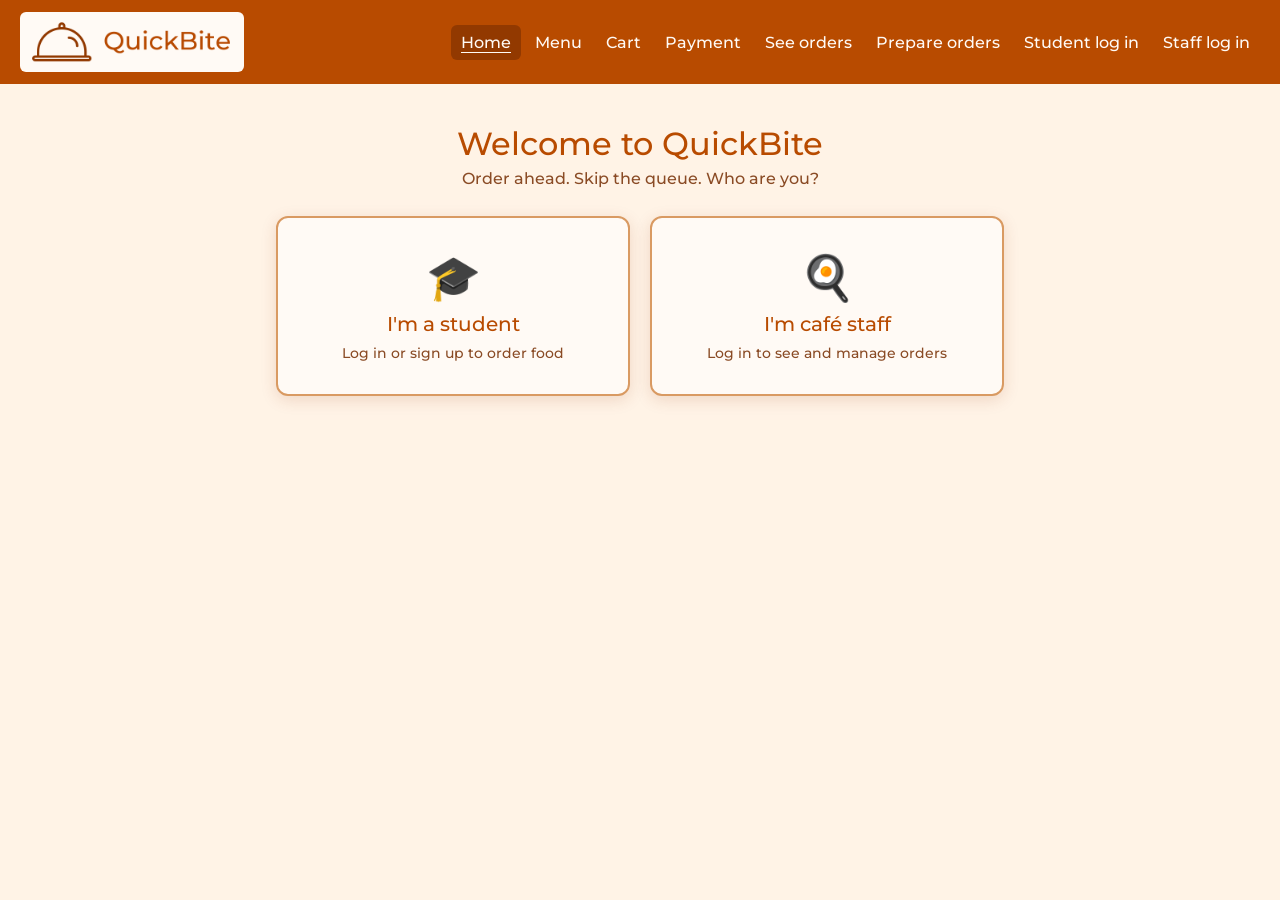
<file: index.html>
<!DOCTYPE html>
<html lang="en">
<head>
  <meta charset="UTF-8">
  <meta name="viewport" content="width=device-width, initial-scale=1.0">
  <title>QuickBite – Welcome</title>
  <link rel="stylesheet" href="styles.css">
</head>
<body class="home-page">

  <nav class="site-nav" aria-label="Main navigation">
    <a href="index.html" class="nav-brand">
      <span class="nav-logo">
        <img src="images/quickbite-logo.png" alt="QuickBite" width="3336" height="1864">
      </span>
    </a>
    <div class="nav-links">
      <a href="index.html" aria-current="page">Home</a>
      <a href="menu.html">Menu</a>
      <a href="cart.html">Cart</a>
      <a href="payment.html">Payment</a>
      <a href="see-orders.html">See orders</a>
      <a href="prepare-orders.html">Prepare orders</a>
      <a href="login.html">Student log in</a>
      <a href="staff-login.html">Staff log in</a>
    </div>
  </nav>

  <main class="home-content">
    <h1>Welcome to QuickBite</h1>
    <p class="tagline">Order ahead. Skip the queue. Who are you?</p>

    <div class="choices">
      <a href="login.html" class="choice-card">
        <span class="choice-icon" aria-hidden="true">🎓</span>
        <span class="choice-title">I'm a student</span>
        <span class="choice-text">Log in or sign up to order food</span>
      </a>
      <a href="staff-login.html" class="choice-card">
        <span class="choice-icon" aria-hidden="true">🍳</span>
        <span class="choice-title">I'm café staff</span>
        <span class="choice-text">Log in to see and manage orders</span>
      </a>
    </div>

    <p id="continueMessage" class="continue hidden"></p>
  </main>

  <script src="scripts.js" defer></script>
</body>
</html>
</file>
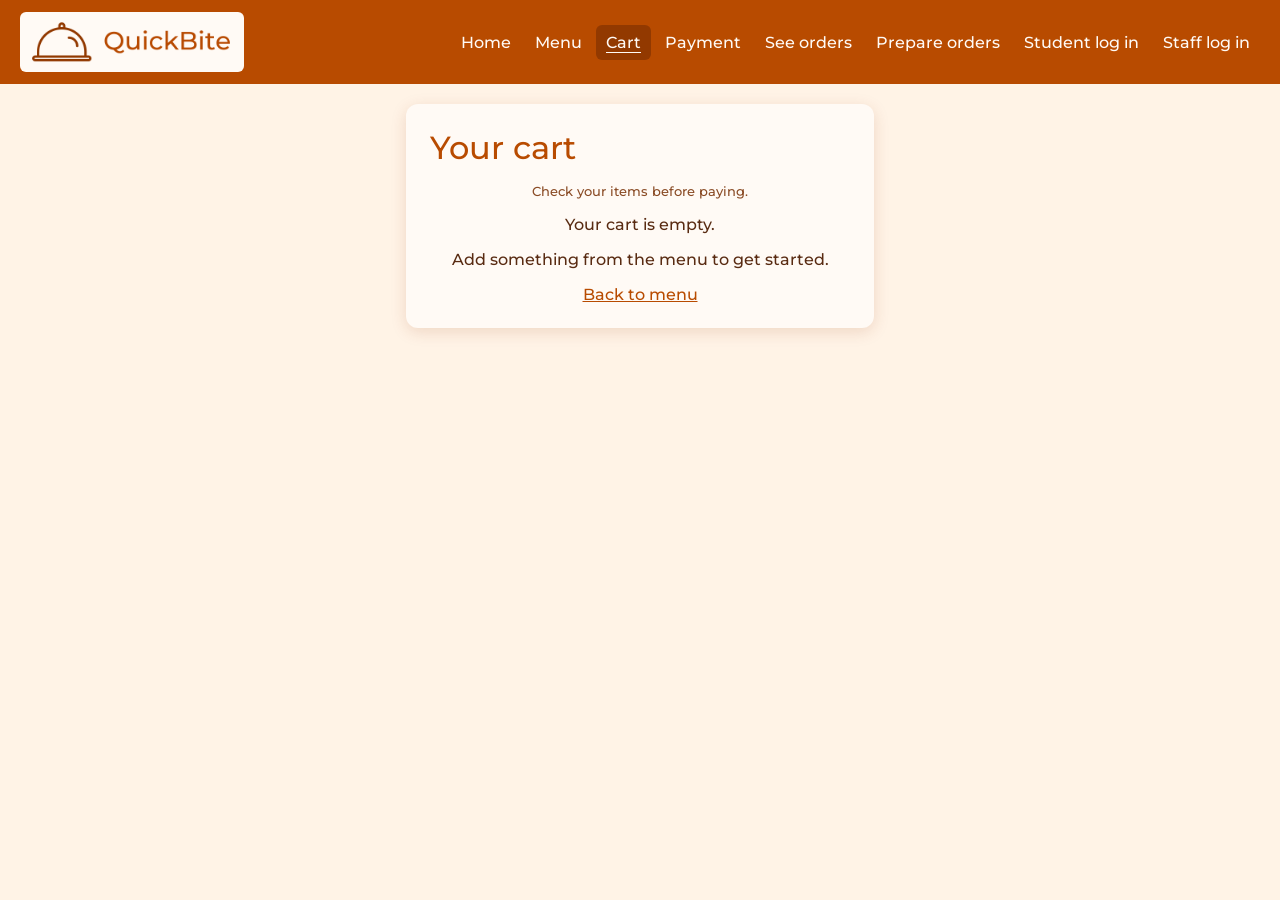
<file: cart.html>
<!DOCTYPE html>
<html lang="en">
<head>
  <meta charset="UTF-8">
  <meta name="viewport" content="width=device-width, initial-scale=1.0">
  <title>QuickBite – Your cart</title>
  <link rel="stylesheet" href="styles.css">
</head>
<body class="cart-page">

  <nav class="site-nav" aria-label="Main navigation">
    <a href="index.html" class="nav-brand">
      <span class="nav-logo">
        <img src="images/quickbite-logo.png" alt="QuickBite" width="3336" height="1864">
      </span>
    </a>
    <div class="nav-links">
      <a href="index.html">Home</a>
      <a href="menu.html">Menu</a>
      <a href="cart.html" aria-current="page">Cart</a>
      <a href="payment.html">Payment</a>
      <a href="see-orders.html">See orders</a>
      <a href="prepare-orders.html">Prepare orders</a>
      <a href="login.html">Student log in</a>
      <a href="staff-login.html">Staff log in</a>
    </div>
  </nav>

  <main class="card">
    <h1>Your cart</h1>
    <p class="note">Check your items before paying.</p>

    <div id="cartView">
      <div id="cartItems"></div>
      <div class="total" aria-live="polite">
        <span>Total</span>
        <span id="cartTotal">€0.00</span>
      </div>
      <a href="payment.html" class="pay">Continue to payment</a>
    </div>

    <div id="emptyCart" class="empty-view hidden">
      <p>Your cart is empty.</p>
      <p>Add something from the menu to get started.</p>
    </div>

    <a href="menu.html" class="link">Back to menu</a>
  </main>

  <script src="scripts.js" defer></script>
</body>
</html>
</file>
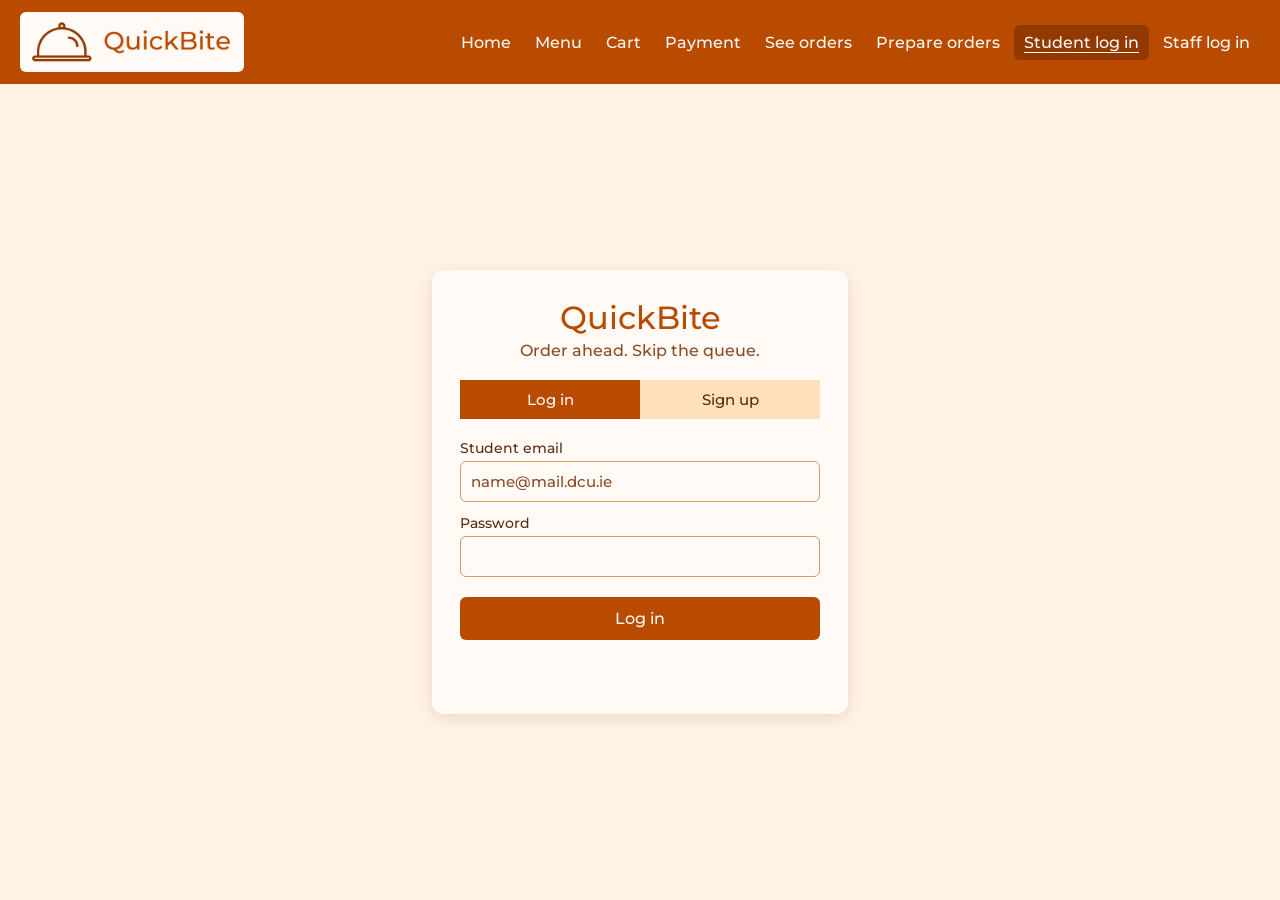
<file: login.html>
<!DOCTYPE html>
<html lang="en">
<head>
  <meta charset="UTF-8">
  <meta name="viewport" content="width=device-width, initial-scale=1.0">
  <title>QuickBite – Log in</title>
  <link rel="stylesheet" href="styles.css">
</head>
<body class="login-page">

  <nav class="site-nav" aria-label="Main navigation">
    <a href="index.html" class="nav-brand">
      <span class="nav-logo">
        <img src="images/quickbite-logo.png" alt="QuickBite" width="3336" height="1864">
      </span>
    </a>
    <div class="nav-links">
      <a href="index.html">Home</a>
      <a href="menu.html">Menu</a>
      <a href="cart.html">Cart</a>
      <a href="payment.html">Payment</a>
      <a href="see-orders.html">See orders</a>
      <a href="prepare-orders.html">Prepare orders</a>
      <a href="login.html" aria-current="page">Student log in</a>
      <a href="staff-login.html">Staff log in</a>
    </div>
  </nav>

  <main class="login-content">
    <div class="card">
      <h1>QuickBite</h1>
      <p class="tagline">Order ahead. Skip the queue.</p>

      <!-- Tabs to switch between the two forms -->
      <div class="tabs">
        <button id="loginTab" class="active">Log in</button>
        <button id="signupTab">Sign up</button>
      </div>

      <!-- LOG IN FORM -->
      <form id="loginForm">
        <label>Student email
          <input type="email" id="loginEmail" placeholder="name@mail.dcu.ie" required>
        </label>
        <label>Password
          <input type="password" id="loginPassword" required>
        </label>
        <button type="submit" class="submit">Log in</button>
      </form>

      <!-- SIGN UP FORM (hidden until the Sign up tab is clicked) -->
      <form id="signupForm" class="hidden">
        <label>Full name
          <input type="text" id="signupName" required>
        </label>
        <label>Student email
          <input type="email" id="signupEmail" placeholder="name@mail.dcu.ie" required>
        </label>
        <label>Password (at least 6 characters)
          <input type="password" id="signupPassword" required>
        </label>
        <label>Confirm password
          <input type="password" id="signupConfirm" required>
        </label>
        <button type="submit" class="submit">Create account</button>
      </form>

      <p id="message" class="message"></p>
    </div>

  </main>

  <script src="scripts.js" defer></script>

</body>
</html>
</file>
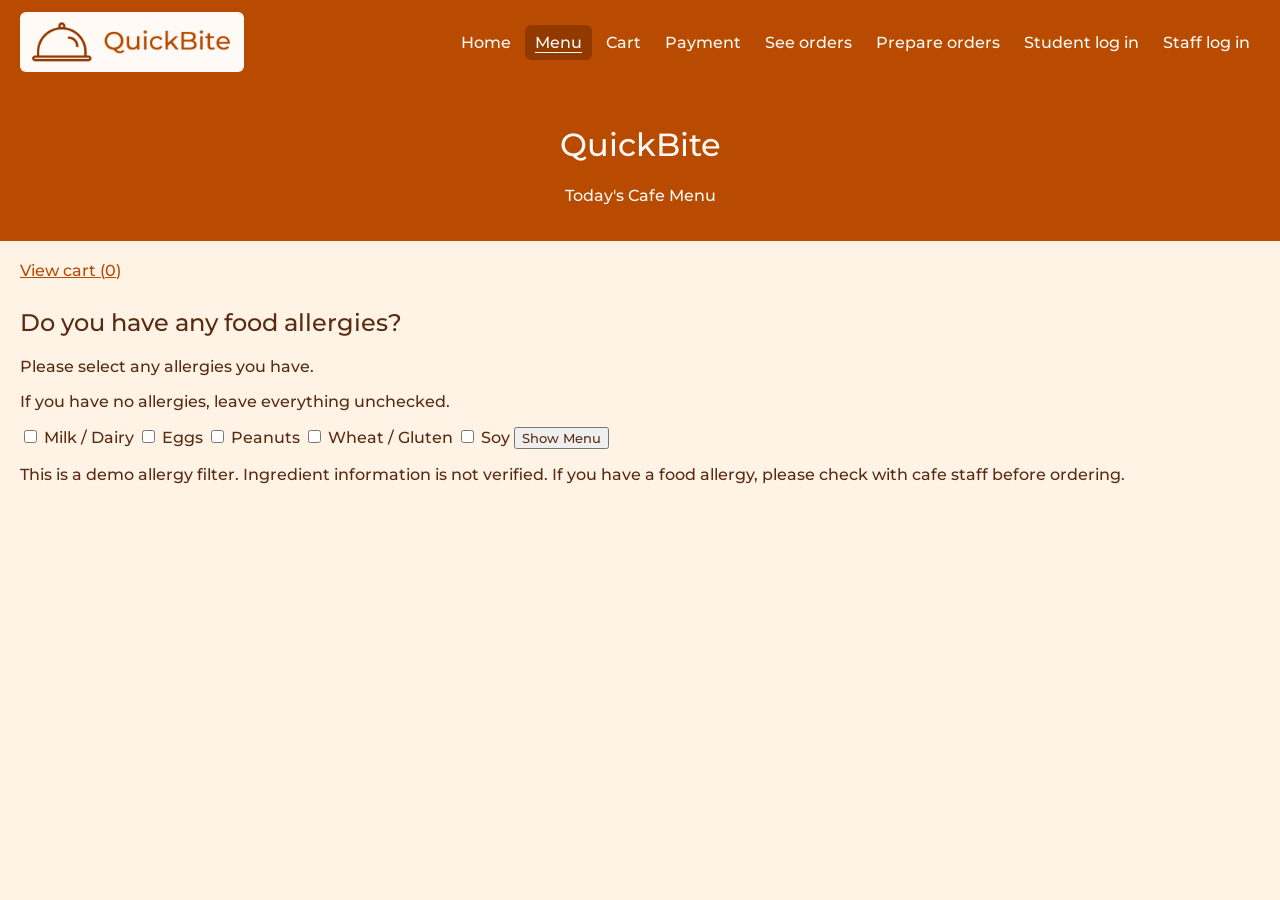
<file: menu.html>
<!DOCTYPE html>
<html lang="en">
<head>
    <meta charset="UTF-8">
    <meta name="viewport" content="width=device-width, initial-scale=1.0">
    <title>QuickBite Menu</title>
    <link rel="stylesheet" href="styles.css">
</head>

<body class="menu-page">

    <nav class="site-nav" aria-label="Main navigation">
        <a href="index.html" class="nav-brand">
            <span class="nav-logo">
                <img src="images/quickbite-logo.png" alt="QuickBite" width="3336" height="1864">
            </span>
        </a>

        <div class="nav-links">
            <a href="index.html">Home</a>
            <a href="menu.html" aria-current="page">Menu</a>
            <a href="cart.html">Cart</a>
            <a href="payment.html">Payment</a>
            <a href="see-orders.html">See orders</a>
            <a href="prepare-orders.html">Prepare orders</a>
            <a href="login.html">Student log in</a>
            <a href="staff-login.html">Staff log in</a>
        </div>
    </nav>

    <header>
        <h1>QuickBite</h1>
        <p>Today's Cafe Menu</p>
    </header>

    <main>

        <a href="cart.html" class="cart-link">
            View cart (<span id="cartCount">0</span>)
        </a>

        <section id="studentOrders" class="student-orders hidden" aria-labelledby="studentOrdersHeading">
            <h2 id="studentOrdersHeading">Your orders</h2>
            <div id="studentOrderList" class="order-grid" aria-live="polite"></div>
        </section>

        <!-- Allergy questions -->

        <div id="allergy-section">

            <h2>Do you have any food allergies?</h2>

            <p>Please select any allergies you have.</p>
            <p>If you have no allergies, leave everything unchecked.</p>

            <label>
                <input type="checkbox" name="allergy" value="milk">
                Milk / Dairy
            </label>

            <label>
                <input type="checkbox" name="allergy" value="eggs">
                Eggs
            </label>

            <label>
                <input type="checkbox" name="allergy" value="peanuts">
                Peanuts
            </label>

            <label>
                <input type="checkbox" name="allergy" value="wheat">
                Wheat / Gluten
            </label>

            <label>
                <input type="checkbox" name="allergy" value="soy">
                Soy
            </label>

            <button type="button" id="showMenu">Show Menu</button>

            <p class="allergy-warning">
                This is a demo allergy filter. Ingredient information is not verified.
                If you have a food allergy, please check with cafe staff before ordering.
            </p>

        </div>

        <!-- Food menu -->

        <div id="menu-section" hidden>

            <h2>Food and Drinks</h2>

            <button type="button" id="changeAllergies">
                Change Allergies
            </button>

            <p id="allergyMessage" class="allergy-warning" role="status"></p>

            <div id="menu"></div>

            <p id="menuMessage" class="message" role="status"></p>

        </div>

    </main>

    <script src="scripts.js" defer></script>

</body>
</html>
</file>
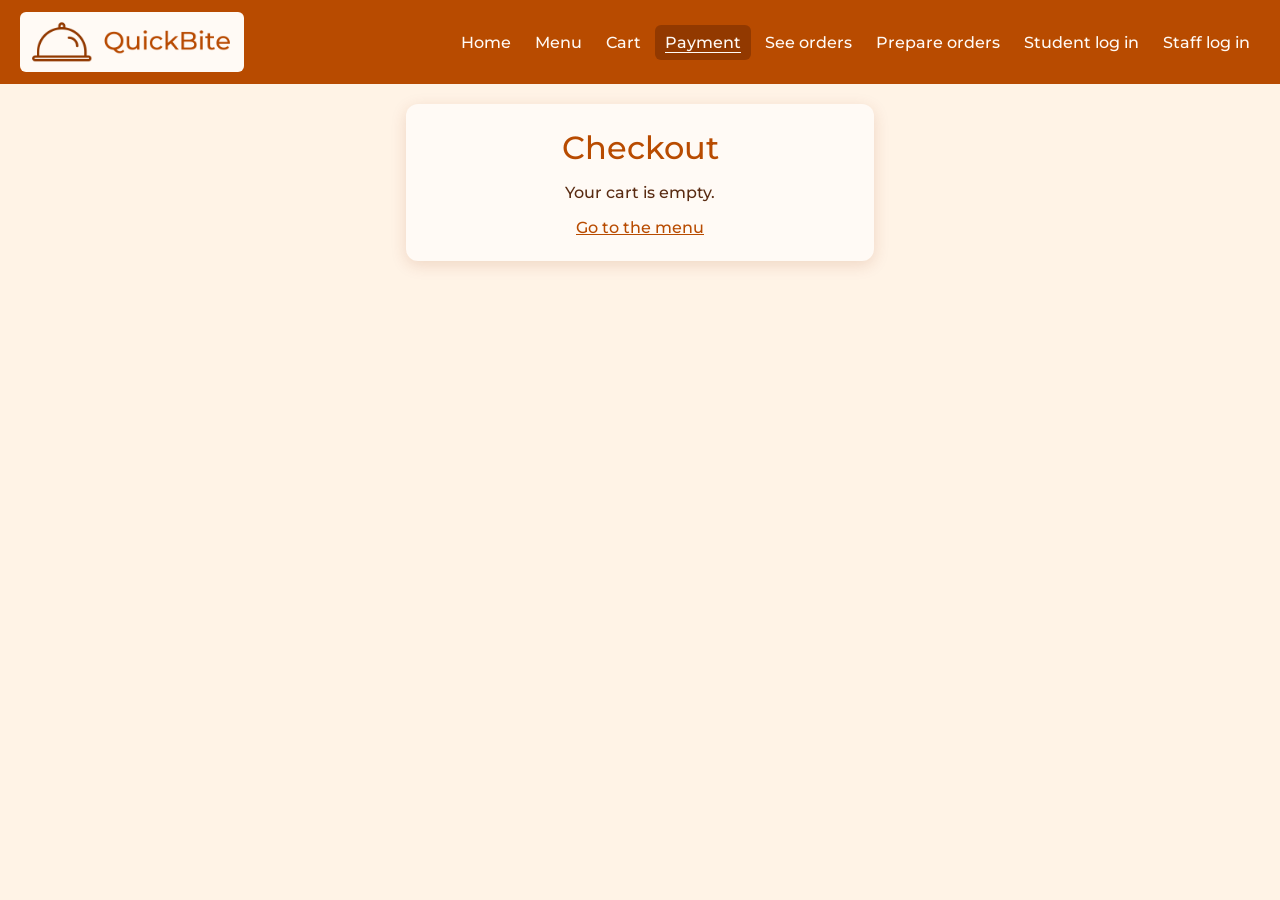
<file: payment.html>
<!DOCTYPE html>
<html lang="en">
<head>
  <meta charset="UTF-8">
  <meta name="viewport" content="width=device-width, initial-scale=1.0">
  <title>QuickBite – Checkout</title>
  <link rel="stylesheet" href="styles.css">
</head>
<body class="payment-page">

  <nav class="site-nav" aria-label="Main navigation">
    <a href="index.html" class="nav-brand">
      <span class="nav-logo">
        <img src="images/quickbite-logo.png" alt="QuickBite" width="3336" height="1864">
      </span>
    </a>
    <div class="nav-links">
      <a href="index.html">Home</a>
      <a href="menu.html">Menu</a>
      <a href="cart.html">Cart</a>
      <a href="payment.html" aria-current="page">Payment</a>
      <a href="see-orders.html">See orders</a>
      <a href="prepare-orders.html">Prepare orders</a>
      <a href="login.html">Student log in</a>
      <a href="staff-login.html">Staff log in</a>
    </div>
  </nav>
 
  <main class="card">
 
    <!-- PART 1: Summary and Pay button -->
    <div id="checkoutView">
      <h1>Checkout</h1>
      <div id="summary"></div>
      <div class="total">
        <span>Total</span>
        <span id="total">€0.00</span>
      </div>
      <button class="pay" id="payBtn">Pay</button>
      <p class="note">Demo only: no real payment is taken.</p>
      <a href="cart.html" class="link">Back to cart</a>
    </div>
 
    <!-- PART 2: Confirmation (hidden until Pay is clicked) -->
    <div id="confirmView" class="confirm hidden" role="status">
      <div class="tick">&#10003;</div>
      <h1>Order placed!</h1>
      <p>Your order number is</p>
      <div class="order-number" id="orderNumber"></div>
      <p>Check your orders on the menu page to see when it's ready to collect.</p>
      <a href="menu.html#studentOrders" class="link">View your order</a>
    </div>
 
    <!-- If the cart is empty -->
    <div id="emptyView" class="empty-view hidden">
      <h1>Checkout</h1>
      <p>Your cart is empty.</p>
      <a href="menu.html" class="link">Go to the menu</a>
    </div>
 
  </main>
 
  <script src="scripts.js" defer></script>
 
</body>
</html>
</file>
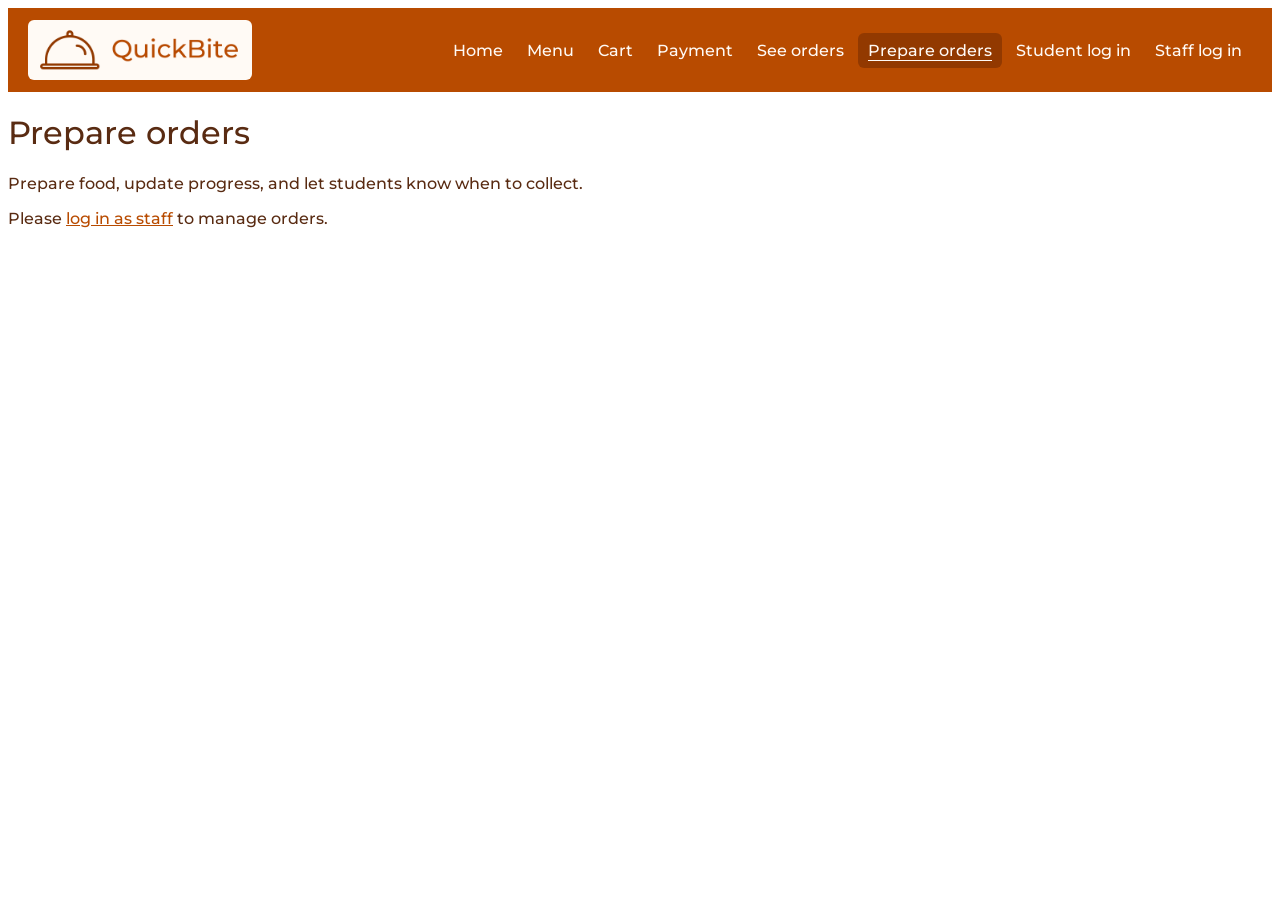
<file: prepare-orders.html>
<!DOCTYPE html>
<html lang="en">
<head>
  <meta charset="UTF-8">
  <meta name="viewport" content="width=device-width, initial-scale=1.0">
  <title>QuickBite – Prepare orders</title>
  <link rel="stylesheet" href="styles.css">
</head>
<body class="orders-page prepare-orders-page">

  <nav class="site-nav" aria-label="Main navigation">
    <a href="index.html" class="nav-brand">
      <span class="nav-logo">
        <img src="images/quickbite-logo.png" alt="QuickBite" width="3336" height="1864">
      </span>
    </a>
    <div class="nav-links">
      <a href="index.html">Home</a>
      <a href="menu.html">Menu</a>
      <a href="cart.html">Cart</a>
      <a href="payment.html">Payment</a>
      <a href="see-orders.html">See orders</a>
      <a href="prepare-orders.html" aria-current="page">Prepare orders</a>
      <a href="login.html">Student log in</a>
      <a href="staff-login.html">Staff log in</a>
    </div>
  </nav>

  <header>
    <h1>Prepare orders</h1>
    <p>Prepare food, update progress, and let students know when to collect.</p>
  </header>

  <main>
    <p id="staffRequired">Please <a href="staff-login.html">log in as staff</a> to manage orders.</p>
    <section id="prepareView" class="hidden" aria-labelledby="prepareHeading">
      <h2 id="prepareHeading">Student orders</h2>
      <p>Marking an order ready notifies the student on their menu page.</p>
      <p class="order-note">Demo: orders and notifications are shared between tabs in this browser only.</p>
      <p id="prepareMessage" class="order-message" role="status"></p>
      <p id="noOrders" class="hidden">No orders yet. Orders appear here after checkout.</p>
      <div id="prepareOrders" class="order-grid"></div>
    </section>
  </main>

  <script src="scripts.js" defer></script>
</body>
</html>
</file>
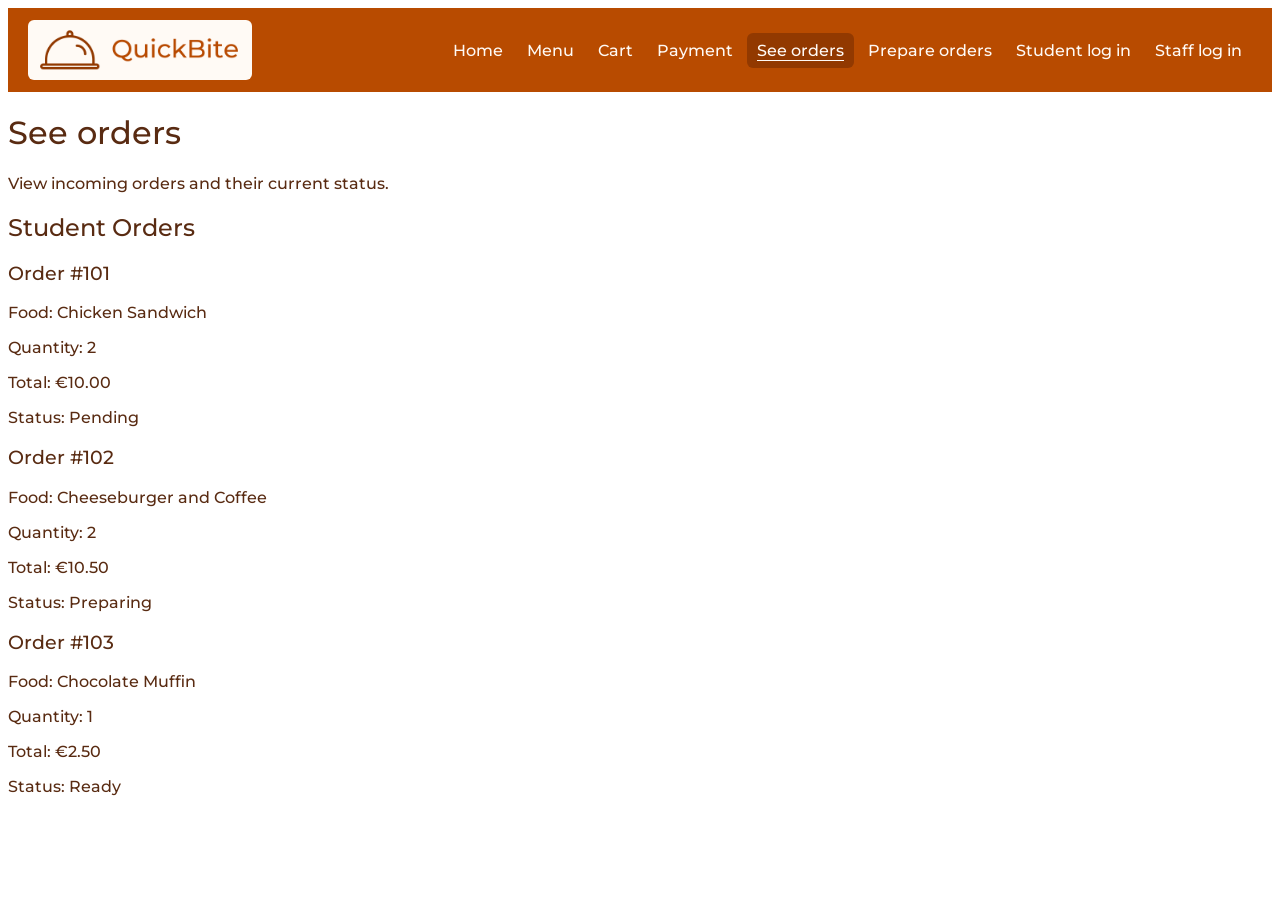
<file: see-orders.html>
<!DOCTYPE html>
<html lang="en">
<head>
  <meta charset="UTF-8">
  <meta name="viewport" content="width=device-width, initial-scale=1.0">
  <title>QuickBite – See orders</title>
  <link rel="stylesheet" href="styles.css">
</head>
<body class="orders-page see-orders-page">

  <nav class="site-nav" aria-label="Main navigation">
    <a href="index.html" class="nav-brand">
      <span class="nav-logo">
        <img src="images/quickbite-logo.png" alt="QuickBite" width="3336" height="1864">
      </span>
    </a>
    <div class="nav-links">
      <a href="index.html">Home</a>
      <a href="menu.html">Menu</a>
      <a href="cart.html">Cart</a>
      <a href="payment.html">Payment</a>
      <a href="see-orders.html" aria-current="page">See orders</a>
      <a href="prepare-orders.html">Prepare orders</a>
      <a href="login.html">Student log in</a>
      <a href="staff-login.html">Staff log in</a>
    </div>
  </nav>

  <header>
    <h1>See orders</h1>
    <p>View incoming orders and their current status.</p>
  </header>

  <main>
    <h2>Student Orders</h2>
    <div id="orders"></div>
  </main>

  <script src="scripts.js" defer></script>
</body>
</html>
</file>
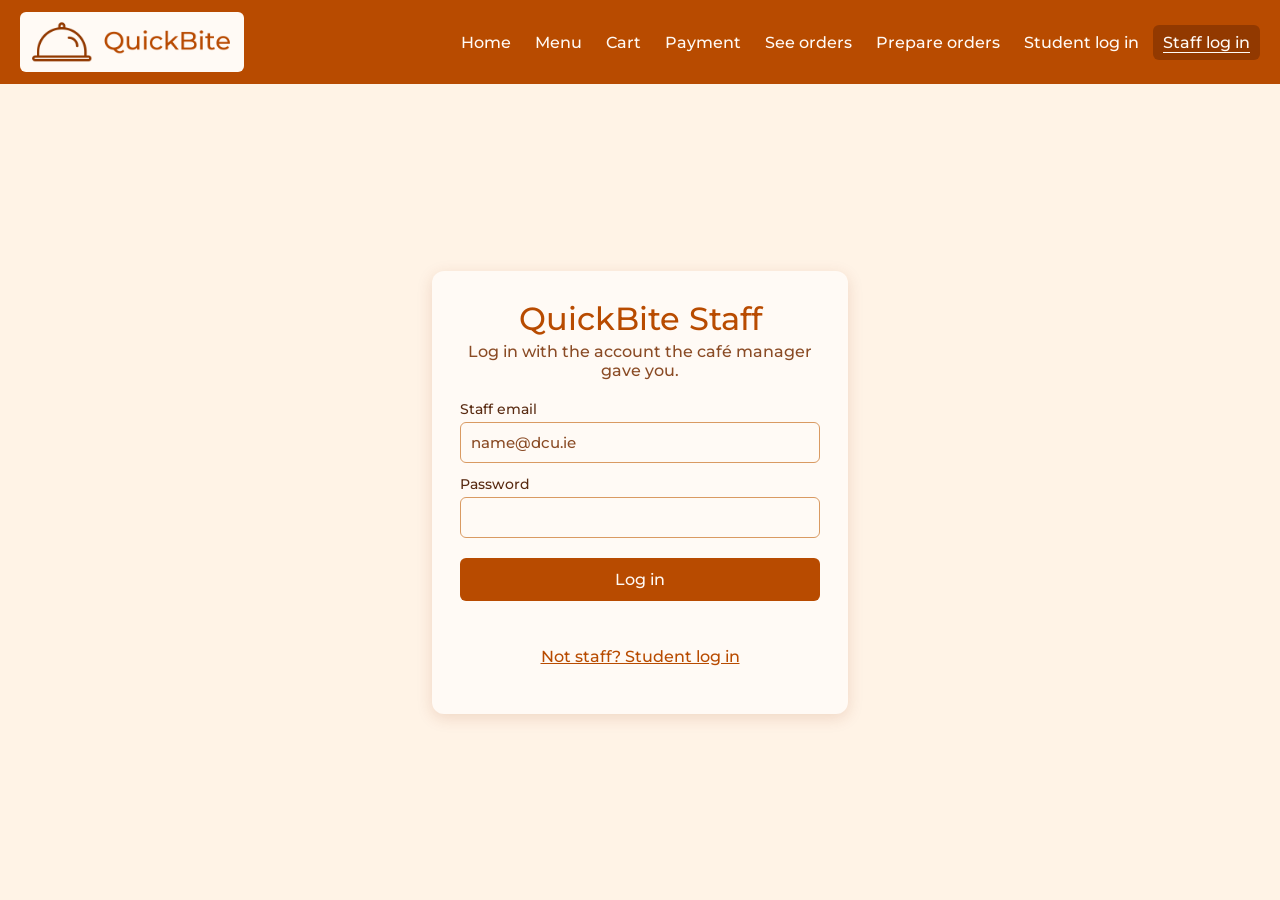
<file: staff-login.html>
<!DOCTYPE html>
<html lang="en">
<head>
  <meta charset="UTF-8">
  <meta name="viewport" content="width=device-width, initial-scale=1.0">
  <title>QuickBite – Staff Log in</title>
  <link rel="stylesheet" href="styles.css">
</head>
<body class="login-page staff-login-page">

  <nav class="site-nav" aria-label="Main navigation">
    <a href="index.html" class="nav-brand">
      <span class="nav-logo">
        <img src="images/quickbite-logo.png" alt="QuickBite" width="3336" height="1864">
      </span>
    </a>
    <div class="nav-links">
      <a href="index.html">Home</a>
      <a href="menu.html">Menu</a>
      <a href="cart.html">Cart</a>
      <a href="payment.html">Payment</a>
      <a href="see-orders.html">See orders</a>
      <a href="prepare-orders.html">Prepare orders</a>
      <a href="login.html">Student log in</a>
      <a href="staff-login.html" aria-current="page">Staff log in</a>
    </div>
  </nav>

  <main class="login-content">
    <div class="card">
      <h1>QuickBite Staff</h1>
      <p class="tagline">Log in with the account the café manager gave you.</p>

      <!-- Staff accounts are created by the manager, so there is no sign-up. -->
      <form id="loginForm">
        <label>Staff email
          <input type="email" id="loginEmail" placeholder="name@dcu.ie" autocomplete="username" required>
        </label>
        <label>Password
          <input type="password" id="loginPassword" autocomplete="current-password" required>
        </label>
        <button type="submit" class="submit">Log in</button>
      </form>

      <p id="message" class="message" role="status"></p>
      <p class="tagline"><a href="login.html">Not staff? Student log in</a></p>
    </div>
  </main>

  <script src="scripts.js" defer></script>
</body>
</html>
</file>
<file: styles.css>
/* QuickBite styles
 * Contents: theme colours, navigation, login, menu, cart, checkout, shared utilities.
 * Page classes on <body> keep each page's styles independent.
 */

/* ========== Typography ========== */

@font-face {
  font-family: "Montserrat";
  src: url("fonts/Montserrat.ttf") format("truetype");
  font-weight: 500;
  font-style: normal;
  font-display: swap;
}

/* ========== Theme colours ========== */

:root {
  --main: #b84b00;
  --main-dark: #923900;
  --page: #fff3e6;
  --surface: #fffaf5;
  --soft: #ffe0bd;
  --border: #d99a62;
  --text: #592b12;
  --muted: #8a4b25;
  --on-main: #fffaf5;
  --shadow: rgba(146, 57, 0, 0.15);
}

/* Shared text, links and form controls use the orange palette too. */

body {
  font-family: "Montserrat", sans-serif;
  font-weight: 500;
  color: var(--text);
  accent-color: var(--main);
}

a,
a:visited {
  color: var(--main);
}

a:hover {
  color: var(--main-dark);
}

button,
input {
  font-family: inherit;
  font-weight: inherit;
  color: var(--text);
}

input {
  background: var(--surface);
}

input::placeholder {
  color: var(--muted);
  opacity: 1;
}

:focus-visible {
  outline: 2px solid var(--main);
  outline-offset: 3px;
}

h1,
h2,
h3,
strong,
b {
  font-weight: 500;
}

/* ========== Navigation ========== */

.site-nav {
  display: flex;
  flex-wrap: wrap;
  align-items: center;
  justify-content: space-between;
  gap: 12px;
  width: 100%;
  box-sizing: border-box;
  padding: 12px 20px;
  background: var(--main);
  flex-shrink: 0;
}

.site-nav a {
  display: inline-block;
  padding: 8px 10px;
  border-radius: 6px;
  color: var(--on-main);
  text-decoration: none;
}

.site-nav .nav-brand {
  flex-shrink: 0;
  background: var(--surface);
}

/* Frame the artwork inside its original white margins without changing the image. */
.site-nav .nav-logo {
  position: relative;
  display: block;
  width: 204px;
  height: 44px;
  overflow: hidden;
}

.site-nav .nav-logo img {
  position: absolute;
  width: 333.6px;
  height: 186.4px;
  max-width: none;
  left: -66px;
  top: -60px;
  mix-blend-mode: multiply;
}

.site-nav .nav-links {
  display: flex;
  flex-wrap: wrap;
  gap: 4px;
}

.site-nav a:hover,
.site-nav a[aria-current="page"] {
  background: var(--main-dark);
}

.site-nav .nav-brand:hover {
  background: var(--soft);
}

.site-nav a[aria-current="page"] {
  text-decoration: underline;
  text-underline-offset: 4px;
}

.site-nav a:focus-visible {
  outline-color: var(--on-main);
}

/* ========== Login and sign up ========== */

body.login-page {
  background: var(--page);
  margin: 0;
  display: flex;
  flex-direction: column;
  min-height: 100vh;
}

.login-page .login-content {
  display: grid;
  place-items: center;
  flex: 1;
  width: 100%;
  box-sizing: border-box;
  padding: 16px;
}

.login-page .card {
  background: var(--surface);
  width: 100%;
  max-width: 416px;
  box-sizing: border-box;
  padding: 28px;
  border-radius: 12px;
  box-shadow: 0 4px 16px var(--shadow);
  margin: 0;
}

.login-page h1 {
  text-align: center;
  color: var(--main);
  margin: 0 0 4px;
}

.login-page .tagline {
  text-align: center;
  color: var(--muted);
  margin: 0 0 20px;
}

.login-page .tabs {
  display: flex;
  margin-bottom: 20px;
}

.login-page .tabs button {
  flex: 1;
  padding: 10px;
  border: none;
  background: var(--soft);
  cursor: pointer;
  font-size: 15px;
}

.login-page .tabs button.active {
  background: var(--main);
  color: var(--on-main);
}

.login-page label {
  display: block;
  margin-top: 12px;
  font-size: 14px;
}

.login-page input {
  width: 100%;
  padding: 10px;
  margin-top: 4px;
  border: 1px solid var(--border);
  border-radius: 6px;
  box-sizing: border-box;
  font-size: 15px;
}

.login-page .submit {
  width: 100%;
  margin-top: 20px;
  padding: 12px;
  background: var(--main);
  color: var(--on-main);
  border: none;
  border-radius: 6px;
  font-size: 16px;
  cursor: pointer;
}

.login-page .submit:hover {
  background: var(--main-dark);
}

.login-page .message {
  margin-top: 14px;
  font-size: 14px;
  text-align: center;
  min-height: 18px;
}

.login-page .error {
  color: var(--main-dark);
}

.login-page .success {
  color: var(--main);
}

/* ========== Cafe menu ========== */

body.menu-page {
  background-color: var(--page);
  margin: 0;
}

.menu-page header {
  background-color: var(--main);
  color: var(--on-main);
  text-align: center;
  padding: 20px;
}

.menu-page main {
  padding: 20px;
}

.menu-page #menu {
  display: flex;
  flex-wrap: wrap;
  gap: 20px;
}

.menu-page .food-item {
  background-color: var(--surface);
  padding: 20px;
  width: 200px;
  border-radius: 10px;
  box-shadow: 0 2px 5px var(--shadow);
}

.menu-page .price {
  color: var(--main);
  font-weight: 500;
}

.menu-page .available {
  color: var(--main);
}

.menu-page .sold-out {
  color: var(--main-dark);
}

/* ========== Checkout and confirmation ========== */

body.cart-page,
body.payment-page {
  background: var(--page);
  margin: 0;
}

.cart-page .card,
.payment-page .card {
  background: var(--surface);
  width: calc(100% - 32px);
  max-width: 468px;
  box-sizing: border-box;
  margin: 20px auto;
  padding: 24px;
  border-radius: 12px;
  box-shadow: 0 4px 16px var(--shadow);
}

.cart-page h1,
.payment-page h1 {
  color: var(--main);
  margin: 0 0 16px;
}

.payment-page .line {
  display: flex;
  justify-content: space-between;
  padding: 6px 0;
  color: var(--text);
}

.cart-page .total,
.payment-page .total {
  display: flex;
  justify-content: space-between;
  font-weight: 500;
  font-size: 18px;
  border-top: 1px solid var(--border);
  margin-top: 8px;
  padding-top: 12px;
}

.cart-page .note,
.payment-page .note {
  font-size: 13px;
  color: var(--muted);
  margin-top: 16px;
  text-align: center;
}

.cart-page .pay,
.payment-page .pay {
  width: 100%;
  margin-top: 16px;
  padding: 14px;
  background: var(--main);
  color: var(--on-main);
  border: none;
  border-radius: 6px;
  font-size: 17px;
  cursor: pointer;
}

.cart-page .pay:hover,
.payment-page .pay:hover {
  background: var(--main-dark);
}

.cart-page .link,
.payment-page .link {
  display: block;
  text-align: center;
  margin-top: 14px;
  color: var(--main);
}

.payment-page .confirm {
  text-align: center;
}

.payment-page .tick {
  color: var(--main);
  font-size: 48px;
}

.payment-page .order-number {
  font-size: 28px;
  font-weight: 500;
  color: var(--main);
  margin: 8px 0;
}

.cart-page .empty-view,
.payment-page .empty-view {
  text-align: center;
}

/* ========== Menu and cart controls ========== */

.menu-page .cart-link {
  display: inline-block;
  margin-bottom: 8px;
  font-weight: 500;
}

.menu-page .message {
  min-height: 20px;
}

.menu-page .add-button {
  width: 100%;
  padding: 10px;
  background: var(--main);
  color: var(--on-main);
  border: none;
  border-radius: 6px;
  font-size: 15px;
  cursor: pointer;
}

.menu-page .add-button:hover {
  background: var(--main-dark);
}

.menu-page .add-button:disabled {
  background: var(--soft);
  color: var(--muted);
  cursor: default;
}

.cart-page .pay {
  display: block;
  box-sizing: border-box;
  text-align: center;
  text-decoration: none;
}

.cart-page .cart-item {
  padding: 16px 0;
  border-top: 1px solid var(--border);
  overflow-wrap: anywhere;
}

.cart-page .cart-item h2 {
  margin: 0 0 8px;
  font-size: 17px;
}

.cart-page .cart-item p {
  margin: 0 0 12px;
}

.cart-page .quantity-controls {
  display: flex;
  flex-wrap: wrap;
  align-items: center;
  gap: 12px;
}

.cart-page .quantity-controls button {
  min-width: 36px;
  min-height: 36px;
  padding: 6px 10px;
  border: 1px solid var(--border);
  border-radius: 6px;
  background: var(--soft);
  font-size: 15px;
  cursor: pointer;
}

.cart-page .quantity-controls button:hover {
  background: var(--main);
  color: var(--on-main);
}

.payment-page .line {
  gap: 16px;
  overflow-wrap: anywhere;
}

.payment-page .line span:last-child {
  flex-shrink: 0;
}
/* ========== Home page (student / staff choice) ========== */
 
body.home-page {
  background: var(--page);
  margin: 0;
  display: flex;
  flex-direction: column;
  min-height: 100vh;
}
 
.home-page .home-content {
  flex: 1;
  width: 100%;
  max-width: 760px;
  margin: 0 auto;
  box-sizing: border-box;
  padding: 40px 16px;
  text-align: center;
}
 
.home-page h1 {
  color: var(--main);
  margin: 0 0 6px;
}
 
.home-page .tagline {
  color: var(--muted);
  margin: 0 0 28px;
}
 
.home-page .choices {
  display: grid;
  grid-template-columns: repeat(auto-fit, minmax(240px, 1fr));
  gap: 20px;
}
 
.home-page .choice-card,
.home-page .choice-card:visited {
  display: flex;
  flex-direction: column;
  align-items: center;
  gap: 8px;
  padding: 32px 20px;
  background: var(--surface);
  border: 2px solid var(--border);
  border-radius: 12px;
  box-shadow: 0 4px 16px var(--shadow);
  color: var(--text);
  text-decoration: none;
}
 
.home-page .choice-card:hover {
  border-color: var(--main);
  background: var(--soft);
  color: var(--text);
}
 
.home-page .choice-icon {
  font-size: 44px;
}
 
.home-page .choice-title {
  font-size: 20px;
  color: var(--main);
}
 
.home-page .choice-text {
  font-size: 14px;
  color: var(--muted);
}
 
.home-page .continue {
  margin-top: 24px;
}
 

/* ========== Shared utilities ========== */

.hidden {
  display: none;
}
</file>
